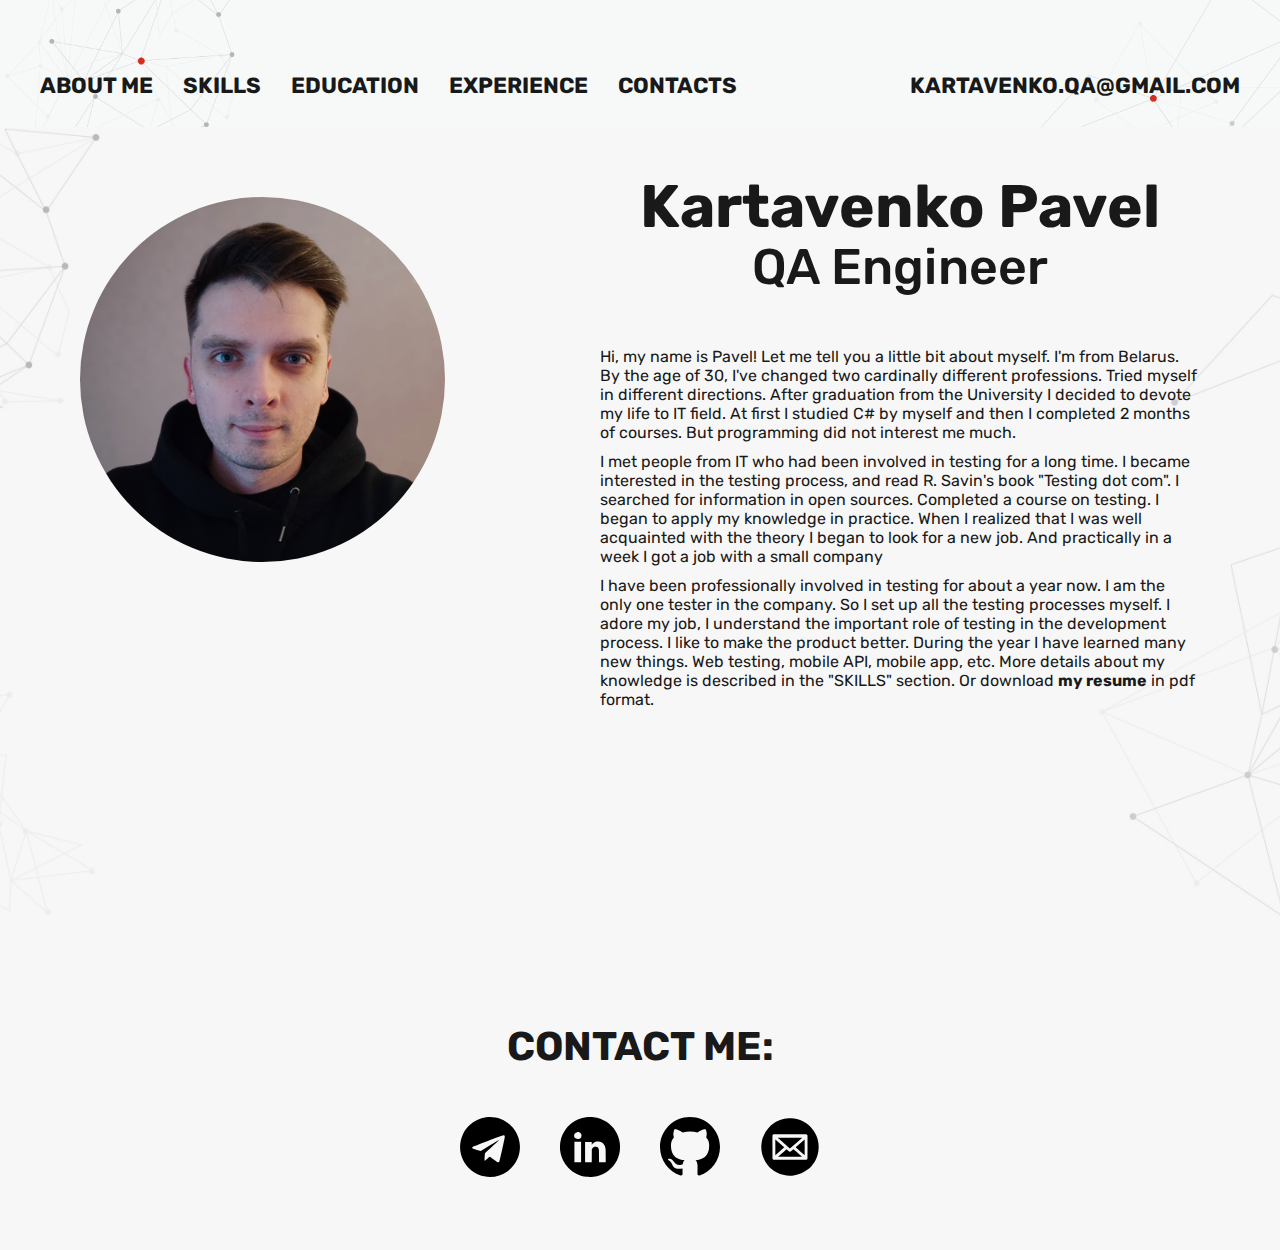
<file: index.html>
<!DOCTYPE html>
<html lang="en">

<head>
  <meta charset="UTF-8">
  <meta name="viewport" content="width=device-width, initial-scale=1.0">
  <meta http-equiv="X-UA-Compatible" content="ie=edge">
  <title>Kartavenko Pavel</title>
  <link rel="shortcut icon" href="images/bug_icon.png" type="image/x-icon">
  <link rel="stylesheet" href="css/reset.css">
  <link rel="stylesheet" href="css/style.css">
  <script src="http://ajax.googleapis.com/ajax/libs/jquery/1.7.1/jquery.min.js"></script>

</head>
<body>
  <header class="header">
    <div class="container">
      <div class="header__top">
        <nav class="menu">
          <ul class="menu__list">
            <li class="menu__item"><a class="menu__link" href="about.html">About me</a></li>
            <li class="menu__item"><a class="menu__link" href="skills.html">Skills</a></li>
            <li class="menu__item"><a class="menu__link" href="education.html">Education</a></li>
            <li class="menu__item"><a class="menu__link" href="work.html">Experience</a></li>
            <li class="menu__item"><a class="menu__link" href="#contacts">Contacts</a></li>
          </ul>
        </nav>
        <a class="email" href="mailto:kartavenko.qa@gmail.com">kartavenko.qa@gmail.com</a>
      </div>
    </div>
  </header>
  <main class="main">
    <section class="about">
      <div class="container">
        <div class="about__inner">
          <div class="about__content">
            <img class="portfolio__photo" src="images/myphoto.jpg" alt="my photo">
            <div class="about__title">
              <h1 class="about__name">
                Kartavenko Pavel
              </h1>
              <h2 class="about__position">
                QA Engineer
              </h2>
              <div class="about__text">
                <p class="about__description">
                  Hi, my name is Pavel! Let me tell you a little bit about myself. I'm from Belarus.
                  By the age of 30, I've changed two cardinally different professions. Tried myself in
                  different directions.
                  After graduation from the University I decided to devote my life to IT field.
                  At first I studied C# by myself and then I completed 2 months of courses. But
                  programming did not interest me much.
                </p>
                <p class="about__description">
                  I met people from IT who had been involved in testing for a long time.
                  I became interested in the testing process, and read R. Savin's book "Testing dot com".
                  I searched for information in open sources. Completed a course on testing. I began to
                  apply my knowledge in practice.
                  When I realized that I was well acquainted with the theory I began to look for a new
                  job.
                  And practically in a week I got a job with a small company
                </p>
                <p class="about__description">
                  I have been professionally involved in testing for about a year now.
                  I am the only one tester in the company. So I set up all the testing processes myself.
                  I adore my job, I understand the important role of testing in the development process.
                  I like to make the product better. During the year I have learned many new things. Web
                  testing, mobile API, mobile app, etc.
                  More details about my knowledge is described in the "SKILLS" section.
                  Or download <a class="cv-link" href="files/kartavenko_CV.pdf" download="" target="_blank">my resume</a> in pdf format.
                </p>
              </div>
            </div>
          </div>
        </div>
      </div>
    </section>
  </main>
</body>

<footer class="footer" id="contacts">
  <div class="container">
    <div class="footer__inner">
      <h2 class="footer__title">
        Contact me:
      </h2>
      <div class="footer__box-list">
        <ul class="footer__list">
          <li class="footer__list-item"><a href="https://t.me/pavelkqa" class="icon__link" target="_blank">
            <img src="images/telegram-icon.svg" alt="telegram" class="icon-img" title="send me a message"></a></li>
          <li class="footer__list-item"><a href="https://www.linkedin.com/in/pavelkartavenko/" class="icon__link" target="_blank">
            <img src="images/linkedin-icon.svg" alt="linkedin" class="icon-img" title="it's my profile"></a></li>
          <li class="footer__list-item"><a href="https://github.com/kartavenkopavel" class="icon__link" target="_blank">
            <img src="images/github-icon.svg" alt="github" class="icon-img" title="here you will find examples of my work"></a></li>
          <li class="footer__list-item"><a href="mailto:kartavenko.qa@gmail.com" class="icon__link" target="_blank">
            <img src="images/mail-icon.svg" alt="mail" class="icon-img" title="send me a mail"></a></li>
        </ul>
      </div>
    </div>
  </div>
</footer> 
<script src="js/main.js"></script>

</html>
</file>
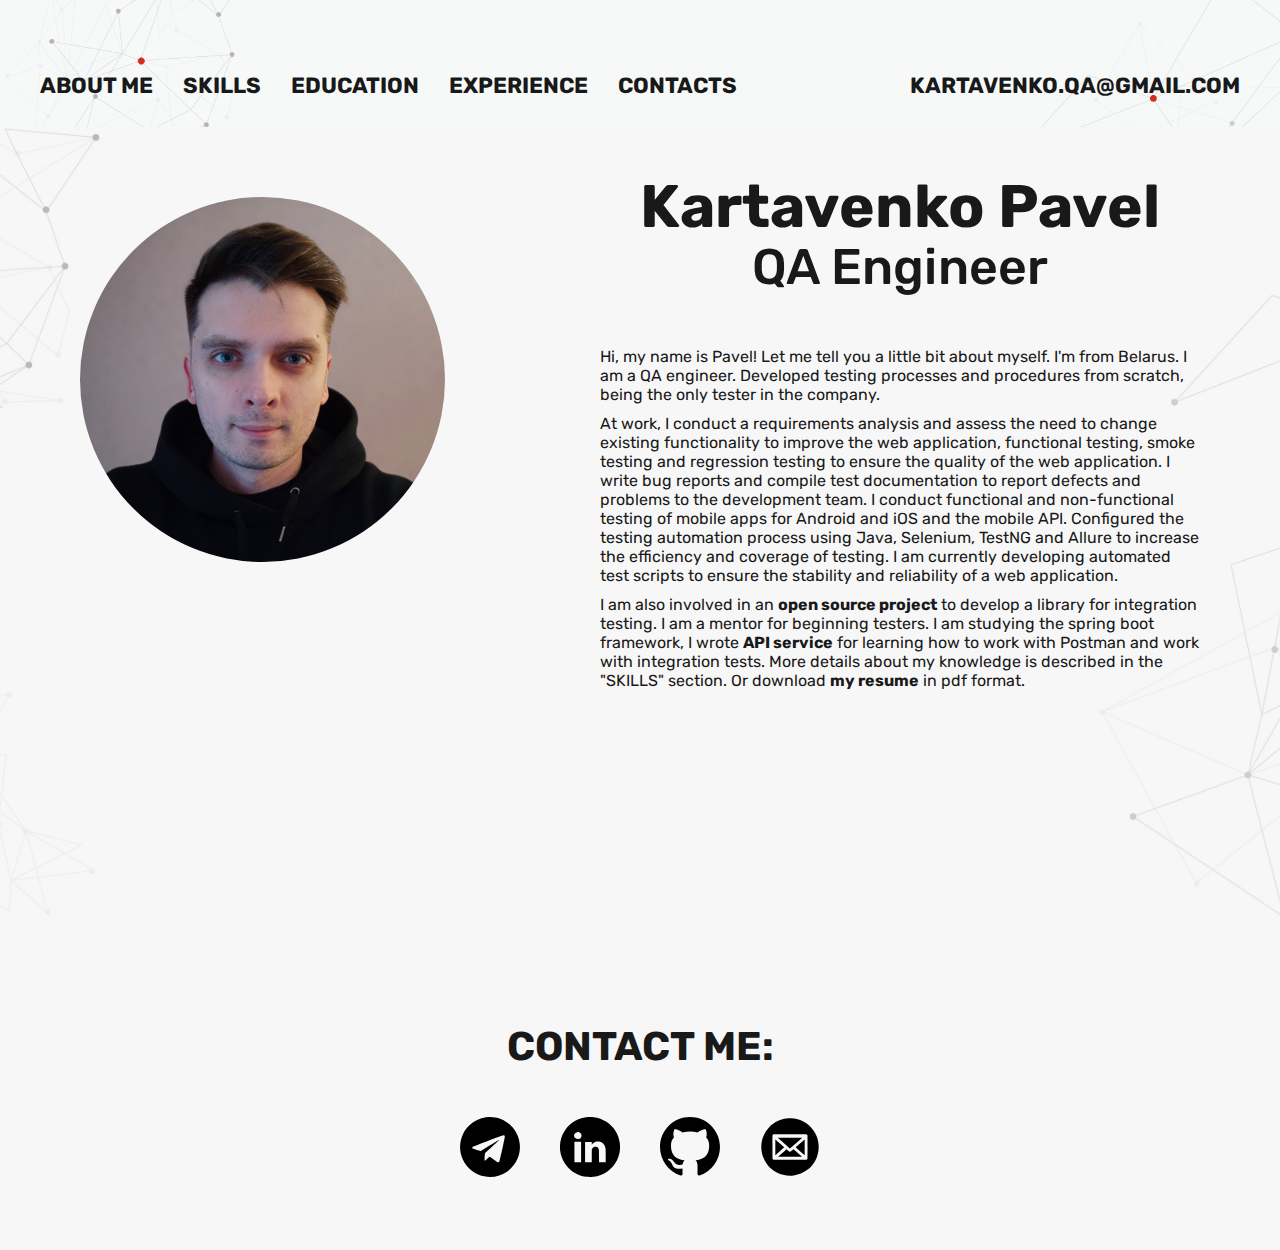
<file: about.html>
<!DOCTYPE html>
<html lang="en">

<head>
  <meta charset="UTF-8">
  <meta name="viewport" content="width=device-width, initial-scale=1.0">
  <meta http-equiv="X-UA-Compatible" content="ie=edge">
  <title>Kartavenko Pavel</title>
  <link rel="shortcut icon" href="images/bug_icon.png" type="image/x-icon">
  <link rel="stylesheet" href="css/reset.css">
  <link rel="stylesheet" href="css/style.css">
  <script src="http://ajax.googleapis.com/ajax/libs/jquery/1.7.1/jquery.min.js"></script>

</head>
<body>
  <header class="header">
    <div class="container">
      <div class="header__top">
        <nav class="menu">
          <ul class="menu__list">
            <li class="menu__item"><a class="menu__link" href="about.html">About me</a></li>
            <li class="menu__item"><a class="menu__link" href="skills.html">Skills</a></li>
            <li class="menu__item"><a class="menu__link" href="education.html">Education</a></li>
            <li class="menu__item"><a class="menu__link" href="work.html">Experience</a></li>
            <li class="menu__item"><a class="menu__link" href="#contacts">Contacts</a></li>
          </ul>
        </nav>
        <a class="email" href="mailto:kartavenko.qa@gmail.com">kartavenko.qa@gmail.com</a>
      </div>
    </div>
  </header>
  <main class="main">
    <section class="about">
      <div class="container">
        <div class="about__inner">
          <div class="about__content">
            <img class="portfolio__photo" src="images/myphoto.jpg" alt="my photo">
            <div class="about__title">
              <h1 class="about__name">
                Kartavenko Pavel
              </h1>
              <h2 class="about__position">
                QA Engineer
              </h2>
              <div class="about__text">
                <p class="about__description">
                  Hi, my name is Pavel! Let me tell you a little bit about myself. I'm from Belarus.
                  I am a QA engineer. Developed testing processes and procedures from scratch, 
                  being the only tester in the company.
                </p>
                <p class="about__description">
                  At work, I conduct a requirements analysis and assess the need to change existing 
                  functionality to improve the web application, functional testing, smoke testing and 
                  regression testing to ensure the quality of the web application. I write bug reports 
                  and compile test documentation to report defects and problems to the development team. 
                  I conduct functional and non-functional testing of mobile apps for Android and iOS and 
                  the mobile API. 
                  Configured the testing automation process using Java, Selenium, TestNG and Allure 
                  to increase the efficiency and coverage of testing. I am currently developing automated 
                  test scripts to ensure the stability and reliability of a web application.
                </p>
                <p class="about__description">
                  I am also involved in an <a class="cv-link" href="https://github.com/RedRoverCommunity/MercuryIT" target="_blank">open source project</a> 
                  to develop a library for integration testing. 
                  I am a mentor for beginning testers. I am studying the spring boot framework, 
                  I wrote <a class="cv-link" href="https://github.com/kartavenkopavel/Simple_api" target="_blank">API service</a> 
                  for learning how to work with Postman and work with integration tests.
                  More details about my knowledge is described in the "SKILLS" section.
                  Or download <a class="cv-link" href="files/kartavenko_CV.pdf" download="" target="_blank">my resume</a> in pdf format.
                </p>
              </div>
            </div>
          </div>
        </div>
      </div>
    </section>
  </main>
</body>

<footer class="footer" id="contacts">
  <div class="container">
    <div class="footer__inner">
      <h2 class="footer__title">
        Contact me:
      </h2>
      <div class="footer__box-list">
        <ul class="footer__list">
          <li class="footer__list-item"><a href="https://t.me/pavelkqa" class="icon__link" target="_blank">
            <img src="images/telegram-icon.svg" alt="telegram" class="icon-img" title="send me a message"></a></li>
          <li class="footer__list-item"><a href="https://www.linkedin.com/in/pavelkartavenko/" class="icon__link" target="_blank">
            <img src="images/linkedin-icon.svg" alt="linkedin" class="icon-img" title="it's my profile"></a></li>
          <li class="footer__list-item"><a href="https://github.com/kartavenkopavel" class="icon__link" target="_blank">
            <img src="images/github-icon.svg" alt="github" class="icon-img" title="here you will find examples of my work"></a></li>
          <li class="footer__list-item"><a href="mailto:kartavenko.qa@gmail.com" class="icon__link" target="_blank">
            <img src="images/mail-icon.svg" alt="mail" class="icon-img" title="send me a mail"></a></li>
        </ul>
      </div>
    </div>
  </div>
</footer> 
<script src="js/main.js"></script>

</html>
</file>
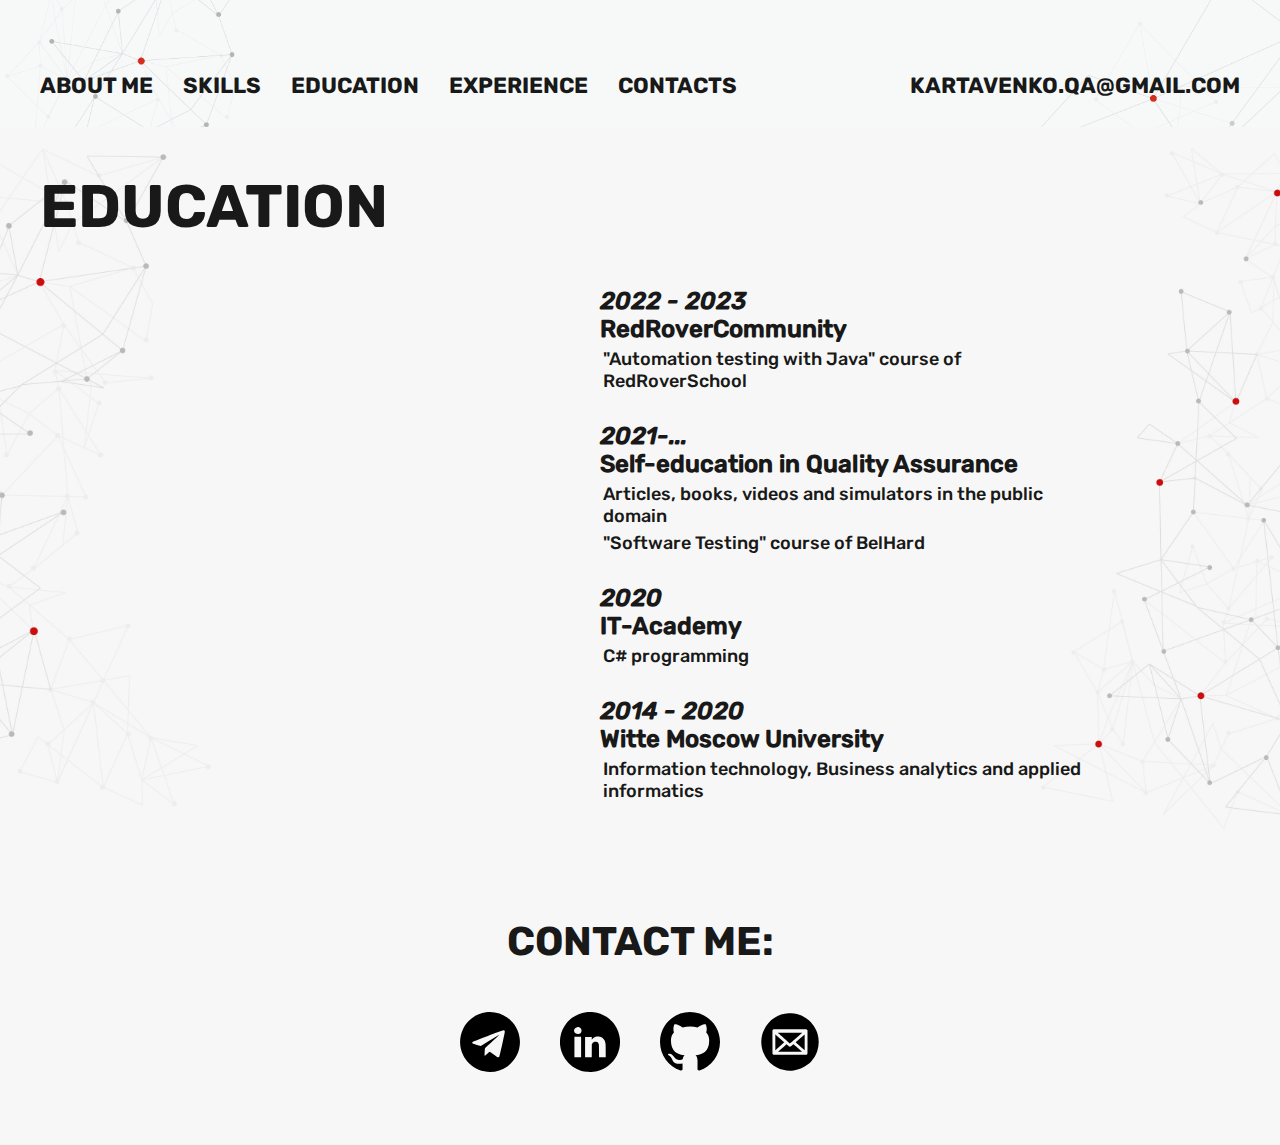
<file: education.html>
<!DOCTYPE html>
<html lang="en">

<head>
  <meta charset="UTF-8">
  <meta name="viewport" content="width=device-width, initial-scale=1.0">
  <meta http-equiv="X-UA-Compatible" content="ie=edge">
  <title>Kartavenko Pavel</title>
  <link rel="shortcut icon" href="images/bug_icon.png" type="image/x-icon">
  <link rel="stylesheet" href="css/reset.css">
  <link rel="stylesheet" href="css/style.css">
  <script src="http://ajax.googleapis.com/ajax/libs/jquery/1.7.1/jquery.min.js"></script>

</head>
<body>
  <header class="header">
    <div class="container">
      <div class="header__top">
        <nav class="menu">
          <ul class="menu__list">
            <li class="menu__item"><a class="menu__link" href="about.html">About me</a></li>
            <li class="menu__item"><a class="menu__link" href="skills.html">Skills</a></li>
            <li class="menu__item"><a class="menu__link" href="education.html">Education</a></li>
            <li class="menu__item"><a class="menu__link" href="work.html">Experience</a></li>
            <li class="menu__item"><a class="menu__link" href="#contacts">Contacts</a></li>
          </ul>
        </nav>
        <a class="email" href="mailto:kartavenko.qa@gmail.com">kartavenko.qa@gmail.com</a>
      </div>
    </div>
  </header>
  <main class="main">
    <section class="education" id="education">
      <div class="container">
        <h2 class="title">
          Education
        </h2>
        <div class="education__inner">
          <div class="education__box-list">
            <p class="edu__list-title">
              2022 - 2023<br>
              <span>RedRoverCommunity</span></p>
              <ul class="edu__list">
                <li class="edu__list-item">"Automation testing with Java" course of RedRoverSchool</li>
              </ul>
            <p class="edu__list-title">
              2021-... <br>
              <span>Self-education in Quality Assurance</span></p>
            <ul class="edu__list">
              <li class="edu__list-item">Articles, books, videos and simulators in the
                public domain
              </li>
              <li class="edu__list-item">"Software Testing" course of BelHard</li>
            </ul>
            <p class="edu__list-title">
              2020 <br>
              <span>IT-Academy</span></p>
            <ul class="edu__list">
              <li class="edu__list-item">C# programming</li>
            </ul>
            <p class="edu__list-title">
              2014 - 2020 <br>
              <span>Witte Moscow University</span></p>
            <ul class="edu__list">
              <li class="edu__list-item">Information technology, Business analytics and
                applied informatics
              </li>
            </ul>
          </div>
        </div>
      </div>
    </section>
  </main>
</body>

<footer class="footer" id="contacts">
  <div class="container">
    <div class="footer__inner">
      <h2 class="footer__title">
        Contact me:
      </h2>
      <div class="footer__box-list">
        <ul class="footer__list">
          <li class="footer__list-item"><a href="https://t.me/pavelkqa" class="icon__link" target="_blank">
            <img src="images/telegram-icon.svg" alt="telegram" class="icon-img" title="send me a message"></a></li>
          <li class="footer__list-item"><a href="https://www.linkedin.com/in/pavelkartavenko/" class="icon__link" target="_blank">
            <img src="images/linkedin-icon.svg" alt="linkedin" class="icon-img" title="it's my profile"></a></li>
          <li class="footer__list-item"><a href="https://github.com/kartavenkopavel" class="icon__link" target="_blank">
            <img src="images/github-icon.svg" alt="github" class="icon-img" title="here you will find examples of my work"></a></li>
          <li class="footer__list-item"><a href="mailto:kartavenko.qa@gmail.com" class="icon__link" target="_blank">
            <img src="images/mail-icon.svg" alt="mail" class="icon-img" title="send me a mail"></a></li>
        </ul>
      </div>
    </div>
  </div>
</footer> 
<script src="js/main.js"></script>

</html>
</file>
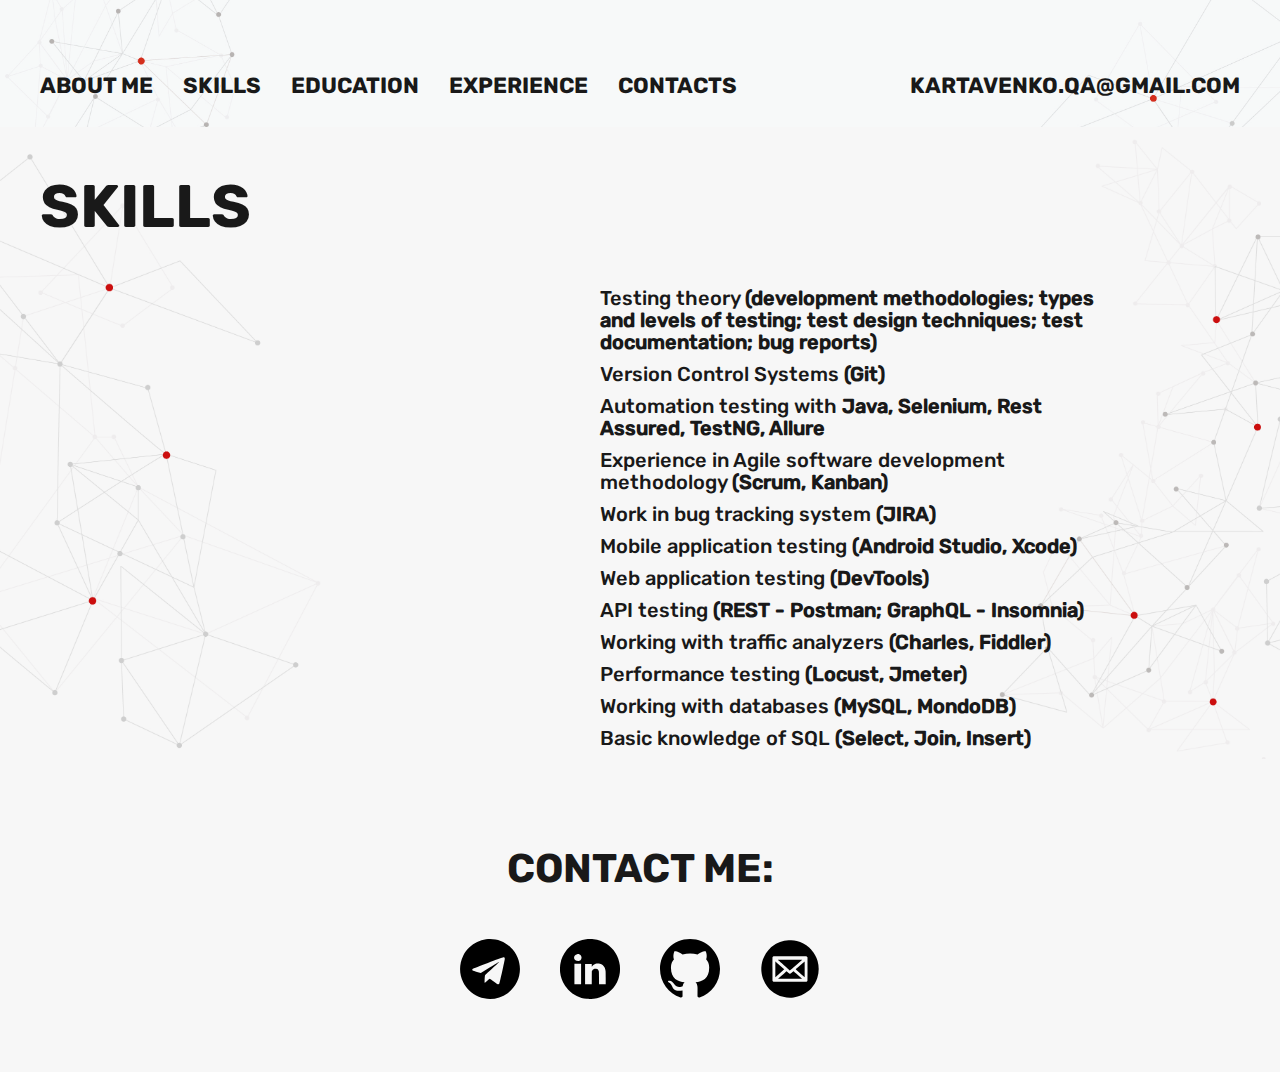
<file: skills.html>
<!DOCTYPE html>
<html lang="en">

<head>
  <meta charset="UTF-8">
  <meta name="viewport" content="width=device-width, initial-scale=1.0">
  <meta http-equiv="X-UA-Compatible" content="ie=edge">
  <title>Kartavenko Pavel</title>
  <link rel="shortcut icon" href="images/bug_icon.png" type="image/x-icon">
  <link rel="stylesheet" href="css/reset.css">
  <link rel="stylesheet" href="css/style.css">
  <script src="http://ajax.googleapis.com/ajax/libs/jquery/1.7.1/jquery.min.js"></script>

</head>
<body>
  <header class="header">
    <div class="container">
      <div class="header__top">
        <nav class="menu">
          <ul class="menu__list">
            <li class="menu__item"><a class="menu__link" href="about.html">About me</a></li>
            <li class="menu__item"><a class="menu__link" href="skills.html">Skills</a></li>
            <li class="menu__item"><a class="menu__link" href="education.html">Education</a></li>
            <li class="menu__item"><a class="menu__link" href="work.html">Experience</a></li>
            <li class="menu__item"><a class="menu__link" href="#contacts">Contacts</a></li>
          </ul>
        </nav>
        <a class="email" href="mailto:kartavenko.qa@gmail.com">kartavenko.qa@gmail.com</a>
      </div>
    </div>
  </header>
  <main class="main">
    <section class="skills" id="skills">
      <div class="container">
        <h2 class="title">
          Skills
        </h2>
        <div class="skills__inner">
          <div class="skills__description">
            <ul class="skills__list">
              <li class="skills__item">Testing theory <span>(development methodologies;
                types and levels of testing; test design
                techniques; test documentation; bug reports)</span></li>              
              <li class="skills__item">Version Control Systems <span>(Git)</span></li>
              <li class="skills__item">Automation testing with <span>Java, Selenium, Rest Assured, TestNG, Allure</span></li>
              <li class="skills__item">Experience in Agile software development
                methodology <span>(Scrum, Kanban)</span></li>
              <li class="skills__item">Work in bug tracking system <span>(JIRA)</span></li>
              <li class="skills__item">Mobile application testing <span>(Android Studio,
                Xcode)</span></li>
              <li class="skills__item">Web application testing <span>(DevTools)</span></li>
              <li class="skills__item">API testing <span>(REST - Postman; GraphQL -
                Insomnia)</span></li>
              <li class="skills__item">Working with traffic analyzers <span>(Charles,
                Fiddler)</span></li>
              <li class="skills__item">Performance testing <span>(Locust, Jmeter)</span></li>
              <li class="skills__item">Working with databases <span>(MySQL, MondoDB)</span></li>
              <li class="skills__item">Basic knowledge of SQL <span>(Select, Join, Insert)</span></li>
            </ul>
          </div>
        </div>
      </div>
    </section>
  </main>
</body>

<footer class="footer" id="contacts">
  <div class="container">
    <div class="footer__inner">
      <h2 class="footer__title">
        Contact me:
      </h2>
      <div class="footer__box-list">
        <ul class="footer__list">
          <li class="footer__list-item"><a href="https://t.me/pavelkqa" class="icon__link" target="_blank">
            <img src="images/telegram-icon.svg" alt="telegram" class="icon-img" title="send me a message"></a></li>
          <li class="footer__list-item"><a href="https://www.linkedin.com/in/pavelkartavenko/" class="icon__link" target="_blank">
            <img src="images/linkedin-icon.svg" alt="linkedin" class="icon-img" title="it's my profile"></a></li>
          <li class="footer__list-item"><a href="https://github.com/kartavenkopavel" class="icon__link" target="_blank">
            <img src="images/github-icon.svg" alt="github" class="icon-img" title="here you will find examples of my work"></a></li>
          <li class="footer__list-item"><a href="mailto:kartavenko.qa@gmail.com" class="icon__link" target="_blank">
            <img src="images/mail-icon.svg" alt="mail" class="icon-img" title="send me a mail"></a></li>
        </ul>
      </div>
    </div>
  </div>
</footer> 
<script src="js/main.js"></script>

</html>
</file>
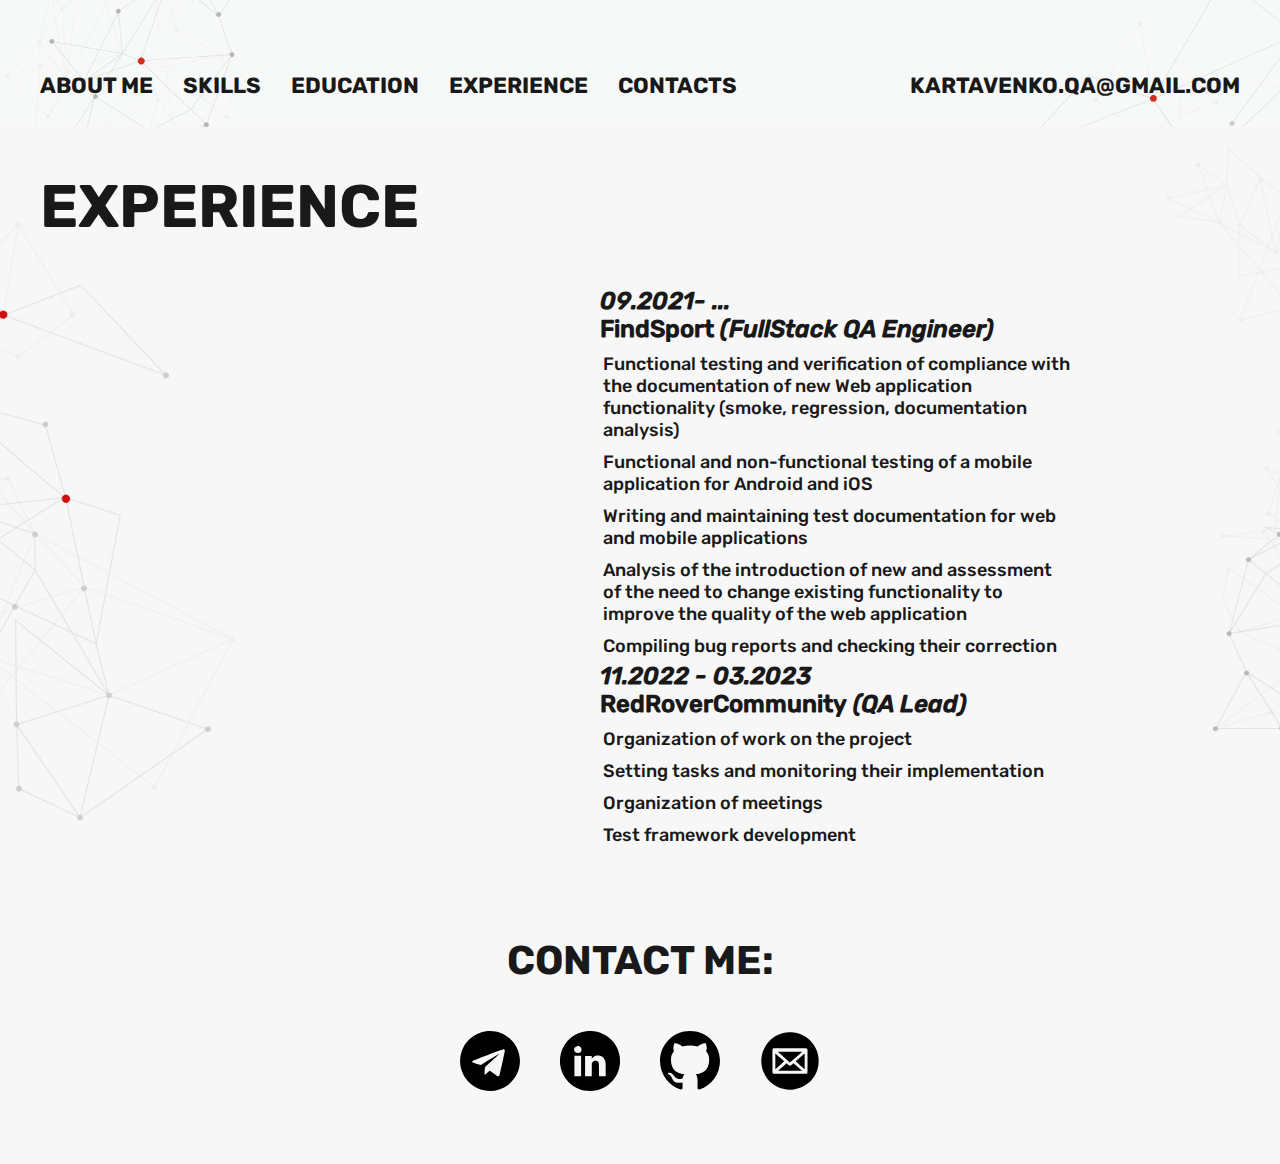
<file: work.html>
<!DOCTYPE html>
<html lang="en">

<head>
  <meta charset="UTF-8">
  <meta name="viewport" content="width=device-width, initial-scale=1.0">
  <meta http-equiv="X-UA-Compatible" content="ie=edge">
  <title>Kartavenko Pavel</title>
  <link rel="shortcut icon" href="images/bug_icon.png" type="image/x-icon">
  <link rel="stylesheet" href="css/reset.css">
  <link rel="stylesheet" href="css/style.css">
  <script src="http://ajax.googleapis.com/ajax/libs/jquery/1.7.1/jquery.min.js"></script>

</head>
<body>
  <header class="header">
    <div class="container">
      <div class="header__top">
        <nav class="menu">
          <ul class="menu__list">
            <li class="menu__item"><a class="menu__link" href="about.html">About me</a></li>
            <li class="menu__item"><a class="menu__link" href="skills.html">Skills</a></li>
            <li class="menu__item"><a class="menu__link" href="education.html">Education</a></li>
            <li class="menu__item"><a class="menu__link" href="work.html">Experience</a></li>
            <li class="menu__item"><a class="menu__link" href="#contacts">Contacts</a></li>
          </ul>
        </nav>
        <a class="email" href="mailto:kartavenko.qa@gmail.com">kartavenko.qa@gmail.com</a>
      </div>
    </div>
  </header>
  <main class="main">
    <section class="work" id="work">
      <div class="container">
        <div class="title">
          Experience
        </div>
        <div class="work__inner">
          <div class="work__box-list">
            <p class="work__list-title">
              09.2021- ... <br>
              <span>FindSport</span> (FullStack QA Engineer)
            </p>
            <ul class="work__list">
              <li class="work__list-item">Functional testing and verification of compliance
                with the documentation of new Web application
                functionality (smoke, regression, documentation
                analysis)</li>
              <li class="work__list-item">Functional and non-functional testing of a
                mobile application for Android and iOS</li>
              <li class="work__list-item">Writing and maintaining test documentation for
                web and mobile applications</li>
              <li class="work__list-item">Analysis of the introduction of new and
                assessment of the need to change existing
                functionality to improve the quality of the web
                application</li>
              <li class="work__list-item">Compiling bug reports and checking their
                correction</li>
            </ul>
            <p class="work__list-title">
              11.2022 - 03.2023<br>
              <span>RedRoverCommunity</span> (QA Lead)
            </p>
            <ul class="work__list">
              <li class="work__list-item">Organization of work on the project</li>
              <li class="work__list-item">Setting tasks and monitoring their implementation</li>
              <li class="work__list-item">Organization of meetings</li>
              <li class="work__list-item">Test framework development</li>
            </ul>
          </div>
        </div>
      </div>
    </section>
  </main>
</body>

<footer class="footer" id="contacts">
  <div class="container">
    <div class="footer__inner">
      <h2 class="footer__title">
        Contact me:
      </h2>
      <div class="footer__box-list">
        <ul class="footer__list">
          <li class="footer__list-item"><a href="https://t.me/pavelkqa" class="icon__link" target="_blank">
            <img src="images/telegram-icon.svg" alt="telegram" class="icon-img" title="send me a message"></a></li>
          <li class="footer__list-item"><a href="https://www.linkedin.com/in/pavelkartavenko/" class="icon__link" target="_blank">
            <img src="images/linkedin-icon.svg" alt="linkedin" class="icon-img" title="it's my profile"></a></li>
          <li class="footer__list-item"><a href="https://github.com/kartavenkopavel" class="icon__link" target="_blank">
            <img src="images/github-icon.svg" alt="github" class="icon-img" title="here you will find examples of my work"></a></li>
          <li class="footer__list-item"><a href="mailto:kartavenko.qa@gmail.com" class="icon__link" target="_blank">
            <img src="images/mail-icon.svg" alt="mail" class="icon-img" title="send me a mail"></a></li>
        </ul>
      </div>
    </div>
  </div>
</footer> 
<script src="js/main.js"></script>

</html>
</file>
<file: css/style.css>
*,
*::before,
*::after{
    box-sizing: border-box;
}

*{scroll-behavior: smooth; } 

@font-face {
    font-family: 'rubik-regular';
    src: url('../fonts/Rubik-Regular.woff2') format('woff2'),
         url('../fonts/Rubik-Regular.woff') format('woff');
    font-style: normal;
    font-weight: normal;
    font-display: swap;
}

@font-face {
    font-family: 'rubik-medium';
    src: url('../fonts/Rubik-Medium.woff2') format('woff2'),
         url('../fonts/Rubik-Medium.woff') format('woff');
    font-style: normal;
    font-weight: normal;
    font-display: swap;
}

@font-face {
    font-family: 'rubik-medium-italic';
    src: url('../fonts/Rubik-MediumItalic.woff2') format('woff2'),
         url('../fonts/Rubik-MediumItalic.woff') format('woff');
    font-style: italic;
    font-weight: normal;
    font-display: swap;
}

@font-face {
    font-family: 'rubik-bold';
    src: url('../fonts/Rubik-Bold.woff2') format('woff2'),
         url('../fonts/Rubik-Bold.woff') format('woff');
    font-style: normal;
    font-weight: bold;
    font-display: swap;
}

.scrollup{
    font-family: 'rubik-bold';
    text-transform: uppercase;
    font-size: 14px;
    width:80px;
    height:20px;
    opacity:0.3;
    position:fixed;
    bottom:50px;
    right:50px;
    display: none;
    }

.body{
    font-family: 'rubik-regular';
    font-size: 16px;
    line-height: 19;
    font-weight: 400;
}

a{
    font-family: 'rubik-bold';
    color: inherit;
    text-decoration: none;    
}


.title{
    font-family: 'rubik-bold';
    font-size: 60px;
    line-height: 60px;
    text-transform: uppercase;
    padding: 50px 0 50px;
}

.header{
    background-image: url(../images/header-bg.jpg);
    background-position: center;
    background-repeat: no-repeat;
    background-size: cover;
}

.container{
    max-width: 1220px;
    margin-left: auto;
    margin-right: auto;
    padding-left: 10px;
    padding-right: 10px;
    color: #191919; 
}

.about{
    background-image: url(../images/about_bg.jpg);
    background-position: center;
    background-repeat: no-repeat;
    background-size: cover;
}

.about__inner{
    padding-bottom: 50px;
    display: flex;
    flex-direction: column;
    justify-content: space-between;
    min-height: 90vh;
}

.header__top{
    display: flex;
    justify-content: space-between;
    align-items: center;
    padding: 75px 0 30px;
}

.menu__list{
    display: flex;
}

.menu__item{
    margin-right: 30px;
}

.email,
.menu__link{
    text-transform: uppercase;
    font-size: 22px;
    line-height: 22px;
    transition: color .5s;
}

.cv-link{  
    transition: color .5s;
}

.cv-link:hover{
    color: #CB0E0E;
}

.menu__link:hover{
    color: #CB0E0E;
}

.about__content{    
    display: flex;
    justify-content: space-between;
    margin-top: 50px;
    margin-right: 40px;
    margin-left: 40px;
    
}

.portfolio__photo{
    height: 365px;
    margin-top: 20px;   
    border-radius: 50%;
}

.about__title{    
    margin-left: 30px;
    margin-bottom: 50px;
    max-width: 600px;
    padding: 0;
}

.about__name{
    font-family: 'rubik-bold';
    font-size: 60px;
    line-height: 60px;
    text-align: center;
}

.about__position{
    font-family: 'rubik-medium';
    font-size: 50px;
    line-height: 60px;
    font-weight: 400;
    text-align: center;
    margin-bottom: 50px;
}

.about__text{
    font-family: 'rubik-regular';
    text-align: left;
    font-size: 16px;
    line-height: 19px;
}

.about__text p{
    margin-bottom: 10px;
}

.skills{
    background-image: url(../images/skills_bg.jpg);
    background-repeat: no-repeat;
    background-size: cover;
    background-position: center;
}

.skills__inner{
    font-family: 'rubik-medium';
    display: flex;
    justify-content: flex-end;    

}


.skills__list{
    width: 500px;       
    font-size: 20px;
    line-height: 22px;    
    list-style: none; 
    margin-right: 140px;
}

.skills__list li{
    padding-bottom: 10px;
}

.skills__item span{
    font-weight: bold;
}

.education{
    background-image: url(../images/edu_bg.jpg);
    background-repeat: no-repeat;
    background-size: cover;
    background-position: center;
}

.education__inner{
    display: flex;
    justify-content: flex-end;
}

.education__box-list{       
    display: block;
    justify-content: flex-end;
    width: 500px;       
    font-size: 24px;
    line-height: 28px;     
    margin-right: 140px;
}

.edu__list-title{
    font-family: 'rubik-medium-italic';
    margin-bottom: 5px;
    font-weight: bold;
}

.edu__list-title span{
    font-family: 'rubik-medium';
    font-weight: bold;    
}

.edu__list{
    font-family: 'rubik-medium';
    font-size: 18px;
    line-height: 22px;
    list-style: none;
    width: 500px;
}

.edu__list-item:last-child{
    margin-bottom: 30px;
}

.edu__list-item {
    margin-bottom: 5px;
    margin-left: 3px;
}

.work{
    background-image: url(../images/work_bg.jpg);
    background-position: center;
    background-repeat: no-repeat;
    background-size: cover;
}

.work__inner{
    display: flex;
    justify-content: flex-end;
}

.work__box-list{
    display: block;
    justify-content: flex-end;
    width: 500px;      
    font-size: 24px;
    line-height: 28px;
    margin-right: 140px;
}

.work__list-title{
    font-family: 'rubik-medium-italic';
    margin-bottom: 5px;
    font-weight: bold;
}

.work__list-title span{
    font-family: 'rubik-medium';
    font-weight: bold;   
}

.work__list{
    font-family: 'rubik-medium';
    font-size: 18px;
    line-height: 22px;
    list-style: none;
    width: 470px;
}

.work__list-item{    
    margin-top: 10px;
    margin-bottom: 5px;
    margin-left: 3px;
}



.footer__inner{
    padding: 60px 0 50px;
}

.footer__title{
    font-family: 'rubik-bold';
    font-size: 40px;
    line-height: 40px;
    text-transform: uppercase;
    padding: 30px 0 30px;
    text-align: center;
}

.footer__box-list{    
    align-items: center;
}

.footer__list{
    display: flex;
    justify-content: center;
    list-style: none;
}

.icon-img{
    margin: 20px;
    width: 60px;
    height: 60px;
    transition: .5s;
}

.icon-img:hover{
    width: 80px;
    height: 80px;
}


.icon-img :last-child{
    margin-right: 0;
}

@media (max-width: 1260px){
    .about,
    .header,
    .skills,
    .education,
    .work{
        background-position: left;
    }
    .title{
        padding: 80px 50px;
    }
}

@media (max-width: 1160px) {
    .container{
        padding-left: 30px;
        padding-right: 30px;
    }   
    .about__inner{
        padding-bottom: 140px;
    }
    .about__content{
        margin-right: 0;
        margin-left: 0;
    }
    .email,
    .menu__link{
        font-size: 18px;
    }
    
    .portfolio__photo {        
        height: 330px;
    }
    .about__name {
        font-size: 50px;
        line-height: 50px;
    }
    .about__position {
        font-size: 50px;
        line-height: 50px;
    }
    .about__text {
        font-size: 16px;
        line-height: 20px;
    }
    .scrollup{
        bottom:20px;
        right:20px;
    }
}

@media (max-width: 1030px){
    .about {
        margin-right: 20px;
    }
    .portfolio__photo {
        height: 300px;
    }
    .about__name {
        font-size: 40px;
    }
    .about__position {
        font-size: 40px;
        line-height: 40px;
    }
    .about__text {
        font-size: 14px;

    }
    .title{
        font-size: 50px;
        line-height: 50px;
    }
    .skills__list{
        font-size: 18px;
        line-height: 22px;
    }
    .education__box-list {
        font-size: 20px;
    }
    .edu__list {
        font-size: 16px;
    }
    .work__box-list {
        font-size: 20px;
    }
    .work__list{
        font-size: 16px;
    }
    
}

@media (max-width: 945px){
    .header__top{
        display: block;
    }
    .menu__item{
        margin-bottom: 15px;
    }
    .about__content{
        display: block;
    }
    .about__title{
        max-width: none;
        margin: 0;
    }
    .about__inner{
        padding-bottom: 10px;
    }
    .about__text {
        font-size: 12px;

    }
    img{
        display: block;
        margin: 0 auto; 
      }
    .portfolio__photo{
        margin-top: 0;
        margin-bottom: 20px;
    }    
}

@media (max-width: 870px){
    .portfolio__photo{
        height: 240px;
    }
    .about__name {
        font-size: 30px;
    }
    .header__position {
        font-size: 30px;
        line-height: 30px;
    }
    .education__box-list{
        margin-top: 0;
    }
    .work__box-list{
        margin-top: 0;
    }
    .skills__list{
        margin-right: 0;
    }
    .education__box-list{
        margin-right: 0;
    }
    .work__box-list{
        margin-right: 0;
    }
}

@media (max-width: 800px){
    .email,
    .menu__link{
        font-size: 17px;
    }
    .title {
        font-size: 40px;
        line-height: 40px;
    }
    .footer__inner {
        padding: 10px 0 50px;
    }
    .icon-img{
        width: 40px;
        height: 40px;
    }
    
    .icon-img:hover{
        width: 60px;
        height: 60px;
    }
    .footer__title {
        font-size: 30px;
        line-height: 30px;;
        padding: 30px 0 20px;
    }
}

@media (max-width: 645px){
    .about,
    .header,
    .skills,
    .education,
    .work{
        background-position: right;
    }
    
    .about__title{
        margin-left: 0;
    }
    .menu__item{
        margin-bottom: 0;
    }
    .menu__list {
        display: block;
    }
       
    .skills__list {
        font-size: 16px;
        line-height: 20px;
    }
    .title{
        width: 100%;
        text-align: center;
    }
    .skills__list {
        width: 100%;
        margin: 10px;
    }
    .education__box-list {
        width: 100%;
        margin: 10px;
    }
    .edu__list{
        width: 100%;
    }
    .work__list{
        width: 100%;
    }
    .about__inner,
    .skills__inner,
    .education__inner,
    .work__inner{
        padding-bottom: 10px;
    }
    .header__top {
        padding: 30px 0 30px;
    }
        
}

@media (max-width: 480px){
    .about__inner,
    .skills__description,
    .education__inner,
    .work__inner{
        background-color: #f7f7f7ad;
    }
    .header__top {
        display: block;
        padding: 30px 0 10px;
    }
    .about__name {
        line-height: 40px;
    }
    .title{
        padding: 0;
        margin-top: 60px;
        margin-bottom: 30px;
        font-size: 30px;
    }
    .about,
    .header,
    .skills,
    .education,
    .work{
        margin-top: 20px;
    }

    .skills__list {
        font-size: 14px;
        line-height: 18px;
    }
    .education__box-list {
        font-size: 16px;
        line-height: 20px;
    }
    .edu__list {
        font-size: 14px;
        line-height: 18px;
    }
    .work__box-list {
        font-size: 16px;
    }
    .work__list {
        font-size: 14px;
        line-height: 18px;
    }
    .icon-img {
        width: 30px;
        height: 30px;
        margin: 14px;
    }
    .icon-img:hover{
        width: 45px;
        height: 45px;
    }
    .footer__title {
        font-size: 25px;
        line-height: 25px;
    }
    .footer__inner{
        padding: 10px 0 50px;
    }
}
</file>
